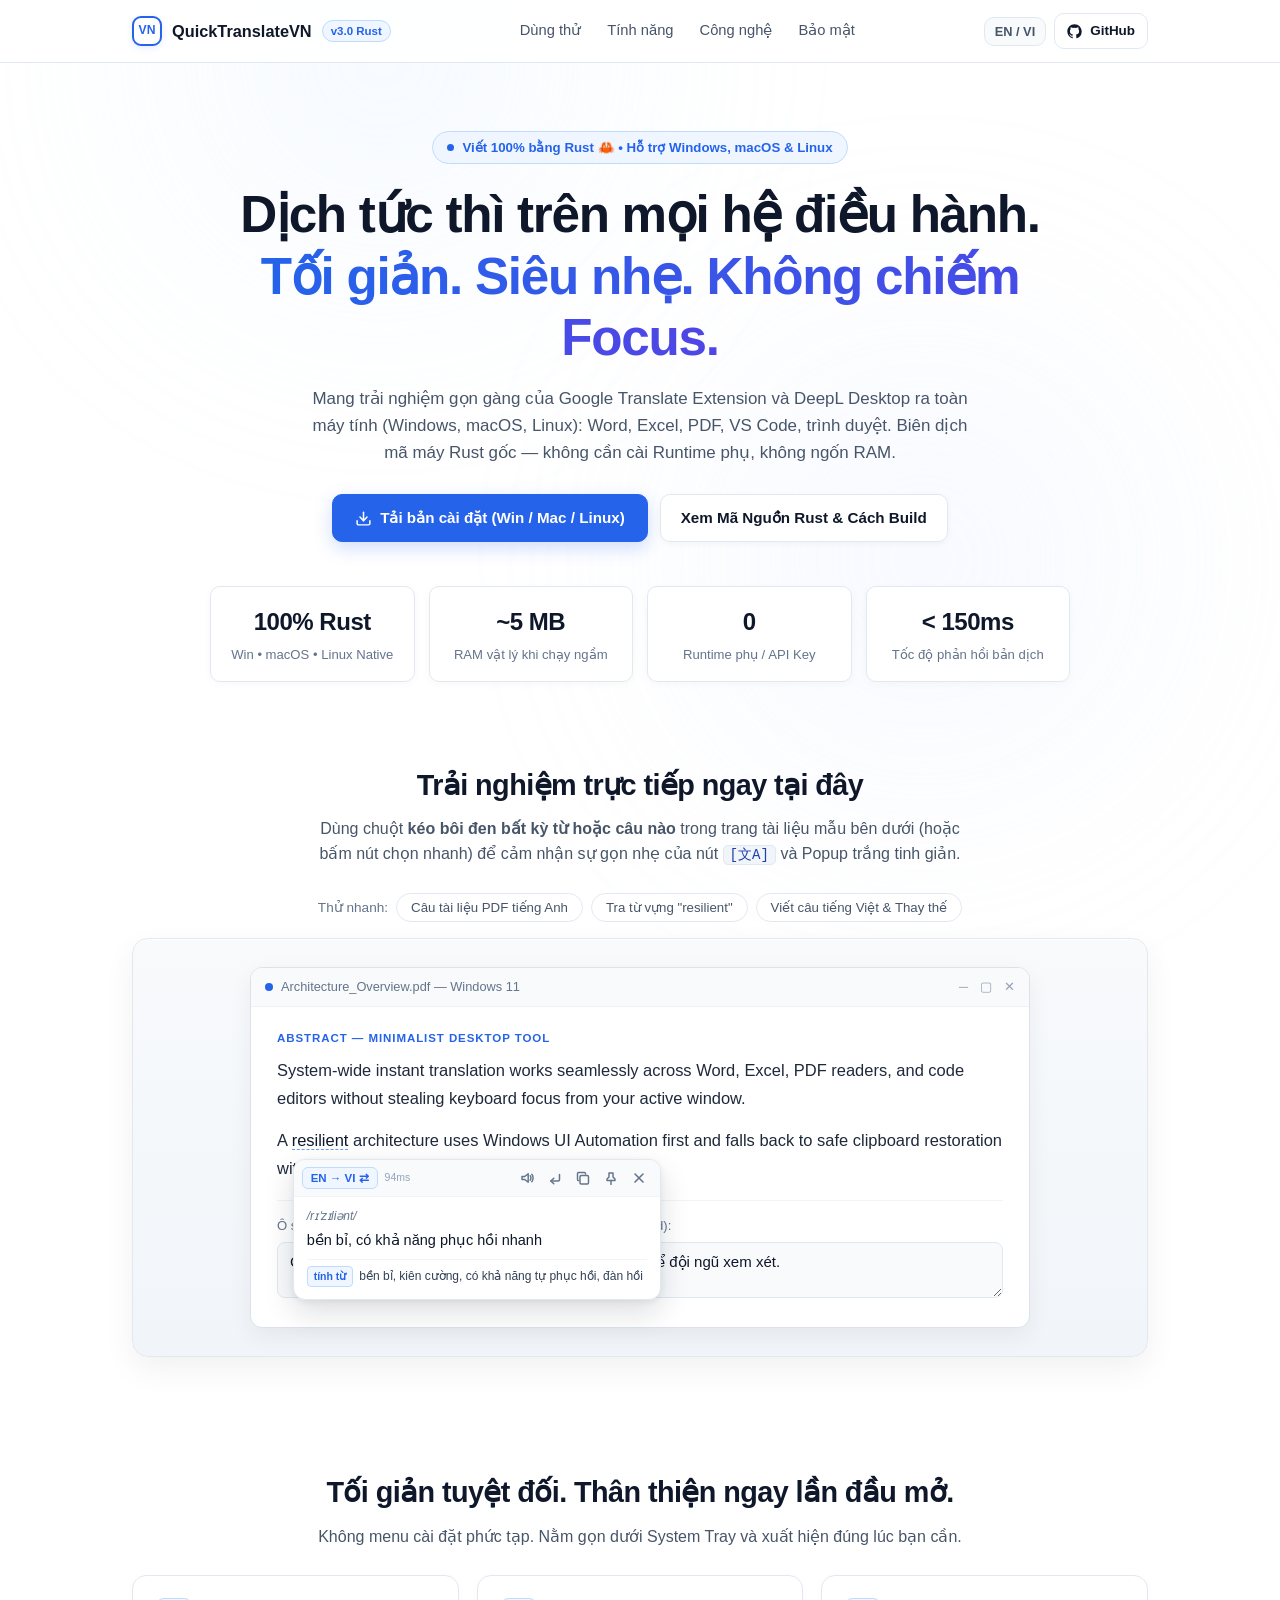
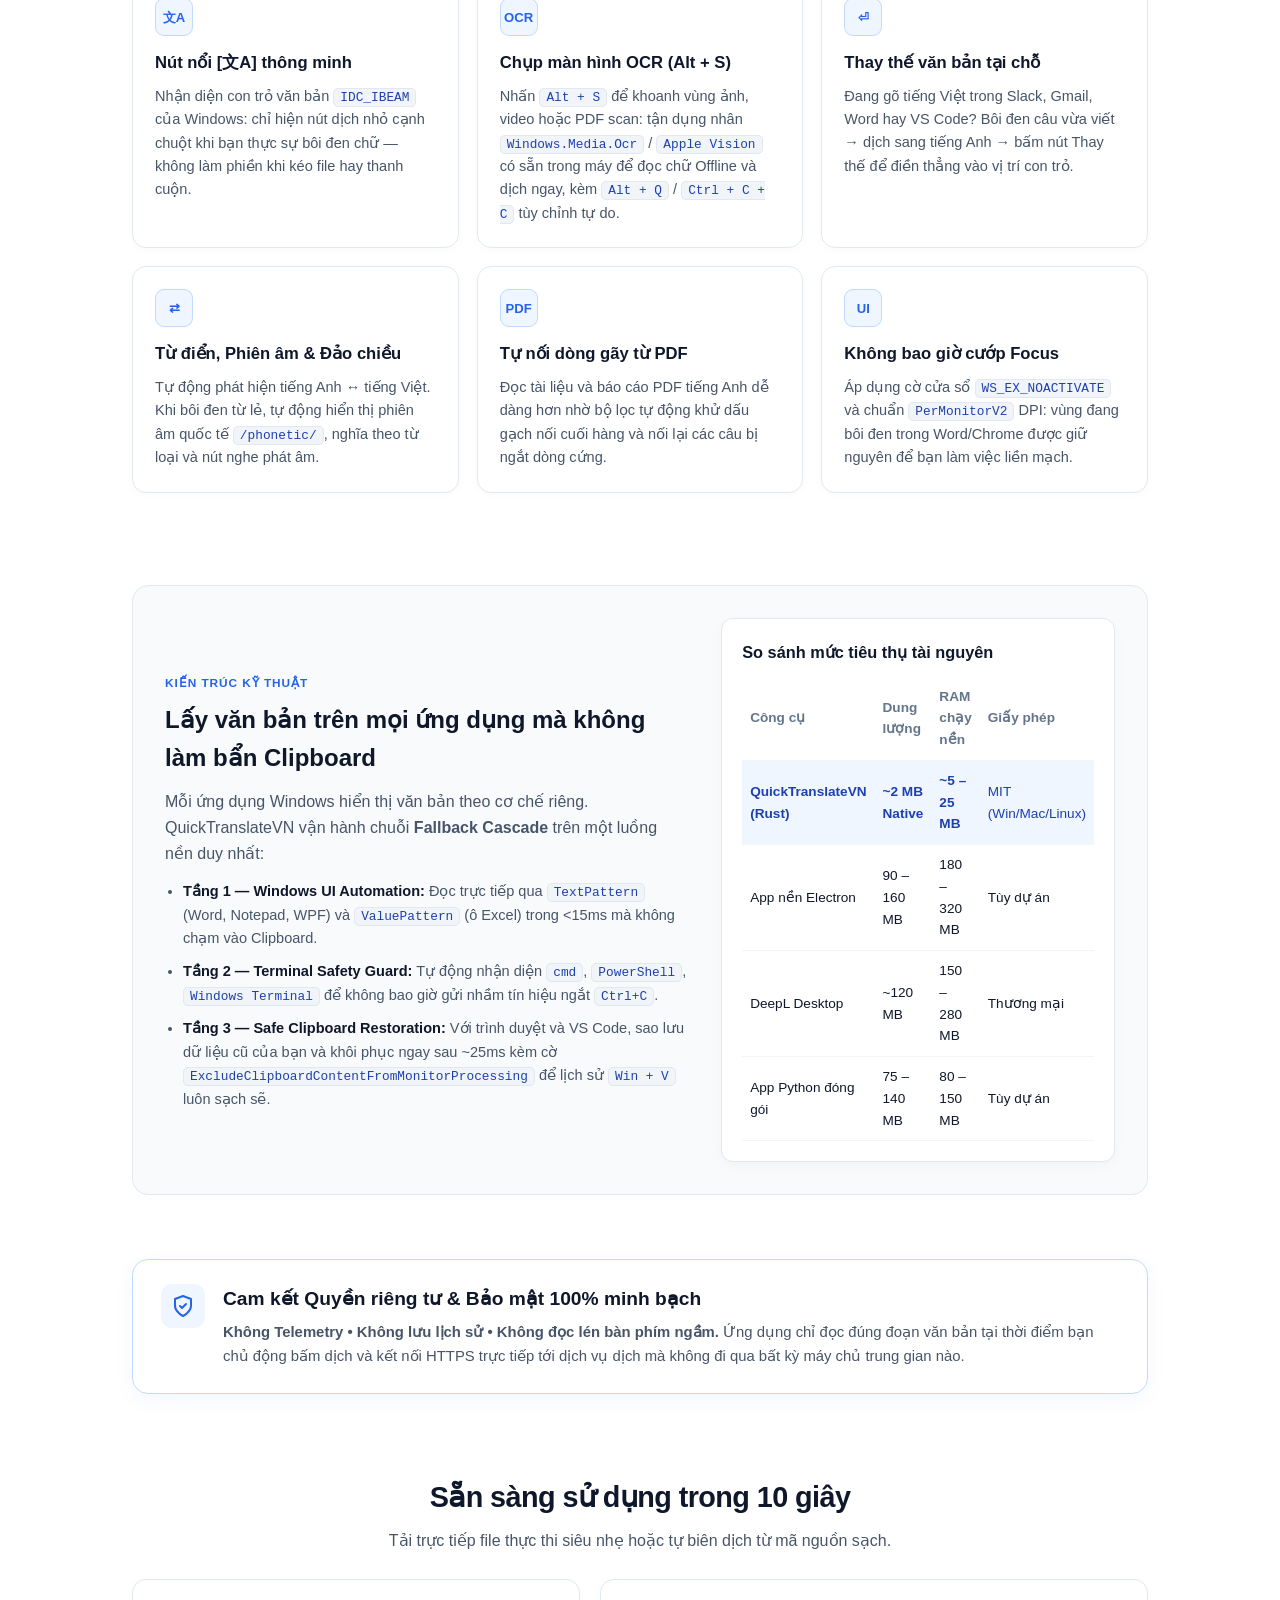
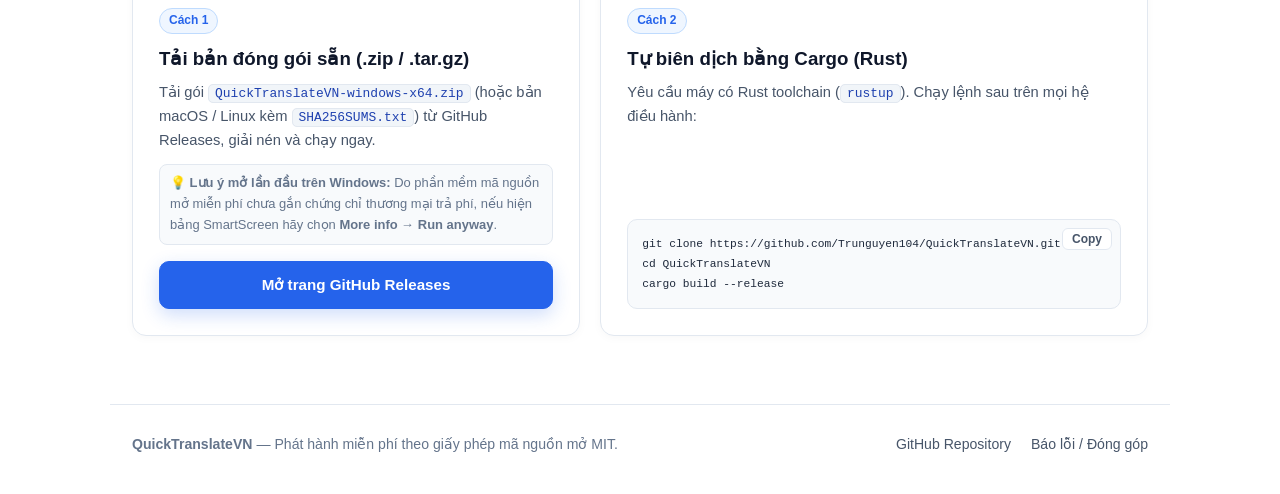
<file: docs/index.html>
<!DOCTYPE html>
<html lang="vi">
<head>
  <meta charset="UTF-8" />
  <meta name="viewport" content="width=device-width, initial-scale=1.0" />
  <title>QuickTranslateVN — Dịch Nhanh Toàn Hệ Thống Siêu Nhẹ (Rust • Windows, macOS, Linux)</title>
  <meta name="description" content="Công cụ dịch văn bản đang chọn tức thì viết bằng Rust cho Windows, macOS và Linux. Siêu nhẹ, ~5 MB RAM, không chiếm focus, mã nguồn mở MIT." />
  <meta property="og:title" content="QuickTranslateVN — Cross-Platform Rust Instant Translator" />
  <meta property="og:description" content="Bôi đen văn bản ở bất kỳ ứng dụng nào trên Windows, macOS và Linux để dịch tức thì như Google Translate Extension & DeepL." />
  <meta property="og:type" content="website" />
  <link rel="icon" type="image/svg+xml" href="data:image/svg+xml,%3Csvg xmlns='http://www.w3.org/2000/svg' viewBox='0 0 64 64'%3E%3Crect x='4' y='4' width='56' height='56' rx='16' fill='%23FFFFFF' stroke='%232563EB' stroke-width='4'/%3E%3Ctext x='50%25' y='54%25' dominant-baseline='middle' text-anchor='middle' fill='%232563EB' font-family='Segoe UI, sans-serif' font-weight='700' font-size='25'%3EVN%3C/text%3E%3C/svg%3E" />
  <link rel="stylesheet" href="./styles.css" />
</head>
<body>
  <!-- Soft Pastel Daylight Glow -->
  <div class="bg-glow bg-glow-1" aria-hidden="true"></div>
  <div class="bg-glow bg-glow-2" aria-hidden="true"></div>

  <!-- Navbar -->
  <header class="navbar">
    <div class="container nav-inner">
      <a href="#" class="brand">
        <span class="brand-logo">VN</span>
        <span class="brand-name">QuickTranslateVN</span>
        <span class="version-pill">v3.0 Rust</span>
      </a>

      <nav class="nav-links">
        <a href="#demo" data-i18n="nav_demo">Dùng thử</a>
        <a href="#features" data-i18n="nav_features">Tính năng</a>
        <a href="#how-it-works" data-i18n="nav_architecture">Công nghệ</a>
        <a href="#privacy" data-i18n="nav_privacy">Bảo mật</a>
      </nav>

      <div class="nav-actions">
        <button id="langToggle" class="btn-ghost" type="button" title="Switch Language">
          EN / VI
        </button>
        <a id="navGithubLink" href="https://github.com" target="_blank" rel="noopener" class="btn-outline">
          <svg width="15" height="15" viewBox="0 0 24 24" fill="currentColor" aria-hidden="true"><path d="M12 .5C5.65.5.5 5.65.5 12c0 5.09 3.29 9.4 7.86 10.92.58.11.79-.25.79-.56 0-.28-.01-1.02-.02-2-3.2.7-3.88-1.54-3.88-1.54-.52-1.33-1.28-1.69-1.28-1.69-1.05-.71.08-.7.08-.7 1.16.08 1.77 1.19 1.77 1.19 1.03 1.76 2.7 1.25 3.36.96.1-.75.4-1.25.73-1.54-2.55-.29-5.24-1.28-5.24-5.68 0-1.26.45-2.28 1.19-3.09-.12-.29-.52-1.46.11-3.05 0 0 .97-.31 3.18 1.18a11.05 11.05 0 0 1 5.79 0c2.2-1.49 3.17-1.18 3.17-1.18.63 1.59.23 2.76.11 3.05.74.81 1.19 1.83 1.19 3.09 0 4.41-2.69 5.38-5.26 5.67.41.36.78 1.06.78 2.14 0 1.55-.01 2.79-.01 3.17 0 .31.21.67.8.56A11.51 11.51 0 0 0 23.5 12C23.5 5.65 18.35.5 12 .5Z"/></svg>
          <span>GitHub</span>
        </a>
      </div>
    </div>
  </header>

  <main>
    <!-- Hero Section -->
    <section class="hero container">
      <div class="hero-badge">
        <span class="dot"></span>
        <span data-i18n="hero_tag">Viết 100% bằng Rust 🦀 • Hỗ trợ Windows, macOS &amp; Linux</span>
      </div>

      <h1 class="hero-title" data-i18n="hero_title">
        Dịch tức thì trên mọi hệ điều hành.<br />
        <span class="gradient-text">Tối giản. Siêu nhẹ. Không chiếm Focus.</span>
      </h1>

      <p class="hero-subtitle" data-i18n="hero_desc">
        Mang trải nghiệm gọn gàng của Google Translate Extension và DeepL Desktop ra toàn máy tính (Windows, macOS, Linux): Word, Excel, PDF, VS Code, trình duyệt. Biên dịch mã máy Rust gốc — không cần cài Runtime phụ, không ngốn RAM.
      </p>

      <div class="hero-cta">
        <a id="downloadBtn" href="#install" class="btn-primary">
          <svg width="17" height="17" viewBox="0 0 24 24" fill="none" stroke="currentColor" stroke-width="2.1" stroke-linecap="round" stroke-linejoin="round"><path d="M21 15v4a2 2 0 0 1-2 2H5a2 2 0 0 1-2-2v-4"/><polyline points="7 10 12 15 17 10"/><line x1="12" y1="15" x2="12" y2="3"/></svg>
          <span data-i18n="cta_download">Tải bản cài đặt (Win / Mac / Linux)</span>
        </a>
        <a id="heroGithubBtn" href="#install" class="btn-secondary">
          <span data-i18n="cta_source">Xem Mã Nguồn Rust &amp; Cách Build</span>
        </a>
      </div>

      <!-- Metrics Strip -->
      <div class="stats-grid">
        <div class="stat-card">
          <div class="stat-value">100% Rust</div>
          <div class="stat-label" data-i18n="stat_size">Win • macOS • Linux Native</div>
        </div>
        <div class="stat-card">
          <div class="stat-value">~5 MB</div>
          <div class="stat-label" data-i18n="stat_ram">RAM vật lý khi chạy ngầm</div>
        </div>
        <div class="stat-card">
          <div class="stat-value">0</div>
          <div class="stat-label" data-i18n="stat_deps">Runtime phụ / API Key</div>
        </div>
        <div class="stat-card">
          <div class="stat-value">&lt; 150ms</div>
          <div class="stat-label" data-i18n="stat_speed">Tốc độ phản hồi bản dịch</div>
        </div>
      </div>
    </section>

    <!-- Interactive Live Demo Section -->
    <section id="demo" class="demo-section container">
      <div class="section-header">
        <h2 data-i18n="demo_heading">Trải nghiệm trực tiếp ngay tại đây</h2>
        <p data-i18n="demo_sub">
          Dùng chuột <strong>kéo bôi đen bất kỳ từ hoặc câu nào</strong> trong trang tài liệu mẫu bên dưới (hoặc bấm nút chọn nhanh) để cảm nhận sự gọn nhẹ của nút <code>[文A]</code> và Popup trắng tinh giản.
        </p>
      </div>

      <div class="demo-presets">
        <span class="preset-hint" data-i18n="demo_try">Thử nhanh:</span>
        <button type="button" class="chip-btn" data-sample="0" data-i18n="sample_btn_1">Câu tài liệu PDF tiếng Anh</button>
        <button type="button" class="chip-btn" data-sample="1" data-i18n="sample_btn_2">Tra từ vựng "resilient"</button>
        <button type="button" class="chip-btn" data-sample="2" data-i18n="sample_btn_3">Viết câu tiếng Việt &amp; Thay thế</button>
      </div>

      <!-- Simulated Clean White Windows Document -->
      <div class="desktop-stage" id="desktopStage">
        <div class="mock-window">
          <div class="mock-titlebar">
            <div class="mock-app-info">
              <span class="app-dot"></span>
              <span>Architecture_Overview.pdf — Windows 11</span>
            </div>
            <div class="win-controls">
              <span>─</span><span>▢</span><span>✕</span>
            </div>
          </div>

          <div class="mock-body" id="selectableArea">
            <p class="doc-tag">ABSTRACT — MINIMALIST DESKTOP TOOL</p>
            <p id="samplePara0" class="selectable-text">
              System-wide instant translation works seamlessly across Word, Excel, PDF readers, and code editors without stealing keyboard focus from your active window.
            </p>
            <p id="samplePara1" class="selectable-text">
              A <span id="wordResilient" class="highlight-word">resilient</span> architecture uses Windows UI Automation first and falls back to safe clipboard restoration without polluting your Win+V history.
            </p>
            <div class="editor-box">
              <label data-i18n="editor_label">Ô soạn thảo thử tính năng Thay thế trực tiếp (Email / Slack / Word):</label>
              <textarea id="sampleInput2" rows="2">Chào bạn, tôi xin gửi báo cáo tiến độ dự án tuần này để đội ngũ xem xét.</textarea>
            </div>
          </div>
        </div>

        <!-- Exact White Replica of [文A] Floating Badge -->
        <button id="simBadge" type="button" class="sim-badge hidden" title="Dịch nhanh (Alt+Q)">
          文A
        </button>

        <!-- Exact White Replica of QuickTranslateVN Popup (Matching Vector Icons & Thin Scrollbar) -->
        <div id="simPopup" class="sim-popup hidden" role="dialog" aria-label="Translation Popup">
          <div class="sim-popup-header">
            <div class="sim-header-left">
              <button id="simSwapBtn" type="button" class="sim-lang-pill" title="Đảo chiều ngôn ngữ (VI ↔ EN)">
                EN → VI &nbsp;⇄
              </button>
              <span id="simLatency" class="sim-latency">118ms</span>
            </div>
            <div class="sim-header-actions">
              <!-- Speak SVG -->
              <button id="simSpeakBtn" type="button" class="sim-icon-btn" title="Nghe phát âm">
                <svg width="14" height="14" viewBox="0 0 14 14" fill="none" stroke="currentColor" stroke-width="1.45" stroke-linecap="round" stroke-linejoin="round"><path d="M2 5.5H4.8L8.2 2.8V11.2L4.8 8.5H2Z"/><path d="M10.2 4.8C11.2 5.8 11.2 8.2 10.2 9.2"/><path d="M11.8 3.2C13.5 5 13.5 9 11.8 10.8"/></svg>
              </button>
              <!-- Replace SVG -->
              <button id="simReplaceBtn" type="button" class="sim-icon-btn" title="Thay thế trực tiếp vào ô đang soạn">
                <svg width="14" height="14" viewBox="0 0 14 14" fill="none" stroke="currentColor" stroke-width="1.5" stroke-linecap="round" stroke-linejoin="round"><path d="M11.5 3.5V8.5C11.5 9.3 10.8 10 10 10H3"/><path d="M5.8 7.2L2.8 10L5.8 12.8"/></svg>
              </button>
              <!-- Copy SVG -->
              <button id="simCopyBtn" type="button" class="sim-icon-btn" title="Sao chép bản dịch">
                <svg id="svgCopyNormal" width="14" height="14" viewBox="0 0 14 14" fill="none" stroke="currentColor" stroke-width="1.45" stroke-linecap="round" stroke-linejoin="round"><rect x="4" y="4.5" width="8.5" height="8.5" rx="1.2"/><path d="M2.5 9.5H2C1.5 9.5 1.5 9 1.5 8.5V2.5C1.5 2 2 1.5 2.5 1.5H8.5C9 1.5 9.5 2 9.5 2.5V3"/></svg>
                <svg id="svgCopyDone" class="hidden" width="14" height="14" viewBox="0 0 14 14" fill="none" stroke="#16A34A" stroke-width="1.8" stroke-linecap="round" stroke-linejoin="round"><path d="M2.5 7.5L5.8 10.8L12 3.5"/></svg>
              </button>
              <!-- Pin SVG -->
              <button id="simPinBtn" type="button" class="sim-icon-btn" title="Ghim cửa sổ">
                <svg width="14" height="14" viewBox="0 0 14 14" fill="none" stroke="currentColor" stroke-width="1.45" stroke-linecap="round" stroke-linejoin="round"><path d="M5 2H9V6L11 8V9.5H3V8L5 6Z"/><path d="M7 9.5V13.5"/></svg>
              </button>
              <!-- Close SVG -->
              <button id="simCloseBtn" type="button" class="sim-icon-btn" title="Đóng (ESC)">
                <svg width="14" height="14" viewBox="0 0 14 14" fill="none" stroke="currentColor" stroke-width="1.6" stroke-linecap="round"><path d="M3 3L11 11M11 3L3 11"/></svg>
              </button>
            </div>
          </div>
          <div class="sim-popup-body">
            <div id="simPhonetic" class="sim-phonetic hidden"></div>
            <div id="simTranslated" class="sim-translated-text"></div>
            <div id="simDictDivider" class="sim-dict-divider hidden"></div>
            <div id="simDict" class="sim-dict hidden"></div>
          </div>
        </div>
      </div>
    </section>

    <!-- Features Section -->
    <section id="features" class="features-section container">
      <div class="section-header">
        <h2 data-i18n="feat_heading">Tối giản tuyệt đối. Thân thiện ngay lần đầu mở.</h2>
        <p data-i18n="feat_sub">Không menu cài đặt phức tạp. Nằm gọn dưới System Tray và xuất hiện đúng lúc bạn cần.</p>
      </div>

      <div class="cards-grid">
        <article class="feature-card">
          <div class="card-icon">文A</div>
          <h3 data-i18n="f1_title">Nút nổi [文A] thông minh</h3>
          <p data-i18n="f1_desc">
            Nhận diện con trỏ văn bản <code>IDC_IBEAM</code> của Windows: chỉ hiện nút dịch nhỏ cạnh chuột khi bạn thực sự bôi đen chữ — không làm phiền khi kéo file hay thanh cuộn.
          </p>
        </article>

        <article class="feature-card">
          <div class="card-icon">OCR</div>
          <h3 data-i18n="f2_title">Chụp màn hình OCR (Alt + S)</h3>
          <p data-i18n="f2_desc">
            Nhấn <code>Alt + S</code> để khoanh vùng ảnh, video hoặc PDF scan: tận dụng nhân <code>Windows.Media.Ocr</code> / <code>Apple Vision</code> có sẵn trong máy để đọc chữ Offline và dịch ngay, kèm <code>Alt + Q</code> / <code>Ctrl + C + C</code> tùy chỉnh tự do.
          </p>
        </article>

        <article class="feature-card">
          <div class="card-icon">⏎</div>
          <h3 data-i18n="f3_title">Thay thế văn bản tại chỗ</h3>
          <p data-i18n="f3_desc">
            Đang gõ tiếng Việt trong Slack, Gmail, Word hay VS Code? Bôi đen câu vừa viết → dịch sang tiếng Anh → bấm nút Thay thế để điền thẳng vào vị trí con trỏ.
          </p>
        </article>

        <article class="feature-card">
          <div class="card-icon">⇄</div>
          <h3 data-i18n="f4_title">Từ điển, Phiên âm &amp; Đảo chiều</h3>
          <p data-i18n="f4_desc">
            Tự động phát hiện tiếng Anh ↔ tiếng Việt. Khi bôi đen từ lẻ, tự động hiển thị phiên âm quốc tế <code>/phonetic/</code>, nghĩa theo từ loại và nút nghe phát âm.
          </p>
        </article>

        <article class="feature-card">
          <div class="card-icon">PDF</div>
          <h3 data-i18n="f5_title">Tự nối dòng gãy từ PDF</h3>
          <p data-i18n="f5_desc">
            Đọc tài liệu và báo cáo PDF tiếng Anh dễ dàng hơn nhờ bộ lọc tự động khử dấu gạch nối cuối hàng và nối lại các câu bị ngắt dòng cứng.
          </p>
        </article>

        <article class="feature-card">
          <div class="card-icon">UI</div>
          <h3 data-i18n="f6_title">Không bao giờ cướp Focus</h3>
          <p data-i18n="f6_desc">
            Áp dụng cờ cửa sổ <code>WS_EX_NOACTIVATE</code> và chuẩn <code>PerMonitorV2</code> DPI: vùng đang bôi đen trong Word/Chrome được giữ nguyên để bạn làm việc liền mạch.
          </p>
        </article>
      </div>
    </section>

    <!-- Architecture / How It Works -->
    <section id="how-it-works" class="arch-section container">
      <div class="arch-box">
        <div class="arch-text">
          <span class="eyebrow" data-i18n="arch_eyebrow">KIẾN TRÚC KỸ THUẬT</span>
          <h2 data-i18n="arch_title">Lấy văn bản trên mọi ứng dụng mà không làm bẩn Clipboard</h2>
          <p data-i18n="arch_desc">
            Mỗi ứng dụng Windows hiển thị văn bản theo cơ chế riêng. QuickTranslateVN vận hành chuỗi <strong>Fallback Cascade</strong> trên một luồng nền duy nhất:
          </p>
          <ul class="arch-list">
            <li data-i18n="arch_step1"><strong>Tầng 1 — Windows UI Automation:</strong> Đọc trực tiếp qua <code>TextPattern</code> (Word, Notepad, WPF) và <code>ValuePattern</code> (ô Excel) trong &lt;15ms mà không chạm vào Clipboard.</li>
            <li data-i18n="arch_step2"><strong>Tầng 2 — Terminal Safety Guard:</strong> Tự động nhận diện <code>cmd</code>, <code>PowerShell</code>, <code>Windows Terminal</code> để không bao giờ gửi nhầm tín hiệu ngắt <code>Ctrl+C</code>.</li>
            <li data-i18n="arch_step3"><strong>Tầng 3 — Safe Clipboard Restoration:</strong> Với trình duyệt và VS Code, sao lưu dữ liệu cũ của bạn và khôi phục ngay sau ~25ms kèm cờ <code>ExcludeClipboardContentFromMonitorProcessing</code> để lịch sử <code>Win + V</code> luôn sạch sẽ.</li>
          </ul>
        </div>

        <div class="arch-compare">
          <h3 data-i18n="cmp_title">So sánh mức tiêu thụ tài nguyên</h3>
          <div class="compare-table-wrap">
            <table class="compare-table">
              <thead>
                <tr>
                  <th data-i18n="cmp_col_tool">Công cụ</th>
                  <th data-i18n="cmp_col_size">Dung lượng</th>
                  <th data-i18n="cmp_col_ram">RAM chạy nền</th>
                  <th data-i18n="cmp_col_oss">Giấy phép</th>
                </tr>
              </thead>
              <tbody>
                <tr class="highlight-row">
                  <td><strong>QuickTranslateVN (Rust)</strong></td>
                  <td><strong>~2 MB Native</strong></td>
                  <td><strong>~5 – 25 MB</strong></td>
                  <td>MIT (Win/Mac/Linux)</td>
                </tr>
                <tr>
                  <td>App nền Electron</td>
                  <td>90 – 160 MB</td>
                  <td>180 – 320 MB</td>
                  <td>Tùy dự án</td>
                </tr>
                <tr>
                  <td>DeepL Desktop</td>
                  <td>~120 MB</td>
                  <td>150 – 280 MB</td>
                  <td>Thương mại</td>
                </tr>
                <tr>
                  <td>App Python đóng gói</td>
                  <td>75 – 140 MB</td>
                  <td>80 – 150 MB</td>
                  <td>Tùy dự án</td>
                </tr>
              </tbody>
            </table>
          </div>
        </div>
      </div>
    </section>

    <!-- Privacy Section -->
    <section id="privacy" class="privacy-section container">
      <div class="privacy-banner">
        <div class="privacy-badge-icon">
          <svg width="24" height="24" viewBox="0 0 24 24" fill="none" stroke="#2563EB" stroke-width="2" stroke-linecap="round" stroke-linejoin="round"><path d="M12 22s8-4 8-10V5l-8-3-8 3v7c0 6 8 10 8 10z"/><path d="m9 12 2 2 4-4"/></svg>
        </div>
        <div>
          <h2 data-i18n="priv_title">Cam kết Quyền riêng tư &amp; Bảo mật 100% minh bạch</h2>
          <p data-i18n="priv_desc">
            <strong>Không Telemetry • Không lưu lịch sử • Không đọc lén bàn phím ngầm.</strong> Ứng dụng chỉ đọc đúng đoạn văn bản tại thời điểm bạn chủ động bấm dịch và kết nối HTTPS trực tiếp tới dịch vụ dịch mà không đi qua bất kỳ máy chủ trung gian nào.
          </p>
        </div>
      </div>
    </section>

    <!-- Download & Build Section -->
    <section id="install" class="install-section container">
      <div class="section-header">
        <h2 data-i18n="inst_title">Sẵn sàng sử dụng trong 10 giây</h2>
        <p data-i18n="inst_sub">Tải trực tiếp file thực thi siêu nhẹ hoặc tự biên dịch từ mã nguồn sạch.</p>
      </div>

      <div class="install-grid">
        <div class="install-card">
          <div>
            <div class="step-num">Cách 1</div>
            <h3 data-i18n="inst_c1_title">Tải bản đóng gói sẵn (.zip / .tar.gz)</h3>
            <p data-i18n="inst_c1_desc">
              Tải gói <code>QuickTranslateVN-windows-x64.zip</code> (hoặc bản macOS / Linux kèm <code>SHA256SUMS.txt</code>) từ GitHub Releases, giải nén và chạy ngay.
            </p>
            <p style="font-size:0.81rem; color:#64748b; background:#f8fafc; border:1px solid #e2e8f0; border-radius:8px; padding:8px 10px; margin:0;" data-i18n="inst_smartscreen_note">
              💡 <strong>Lưu ý mở lần đầu trên Windows:</strong> Do phần mềm mã nguồn mở miễn phí chưa gắn chứng chỉ thương mại trả phí, nếu hiện bảng SmartScreen hãy chọn <strong>More info</strong> → <strong>Run anyway</strong>.
            </p>
          </div>
          <a id="releaseCardBtn" href="https://github.com" target="_blank" rel="noopener" class="btn-primary btn-full">
            <span data-i18n="inst_c1_btn">Mở trang GitHub Releases</span>
          </a>
        </div>

        <div class="install-card">
          <div>
            <div class="step-num">Cách 2</div>
            <h3 data-i18n="inst_c2_title">Tự biên dịch bằng Cargo (Rust)</h3>
            <p data-i18n="inst_c2_desc">Yêu cầu máy có Rust toolchain (<code>rustup</code>). Chạy lệnh sau trên mọi hệ điều hành:</p>
          </div>
          <div class="code-block">
            <button id="copyCmdBtn" type="button" class="copy-code-btn">Copy</button>
            <pre><code id="buildCmdText">git clone https://github.com/YOUR_USERNAME/QuickTranslateVN.git
cd QuickTranslateVN
cargo build --release</code></pre>
          </div>
        </div>
      </div>
    </section>
  </main>

  <footer class="footer container">
    <div class="footer-inner">
      <div>
        <strong>QuickTranslateVN</strong> — <span data-i18n="footer_note">Phát hành miễn phí theo giấy phép mã nguồn mở MIT.</span>
      </div>
      <div class="footer-links">
        <a id="footerRepoLink" href="https://github.com" target="_blank" rel="noopener">GitHub Repository</a>
        <a id="footerIssuesLink" href="https://github.com" target="_blank" rel="noopener">Báo lỗi / Đóng góp</a>
      </div>
    </div>
  </footer>

  <script src="./app.js"></script>
</body>
</html>
</file>
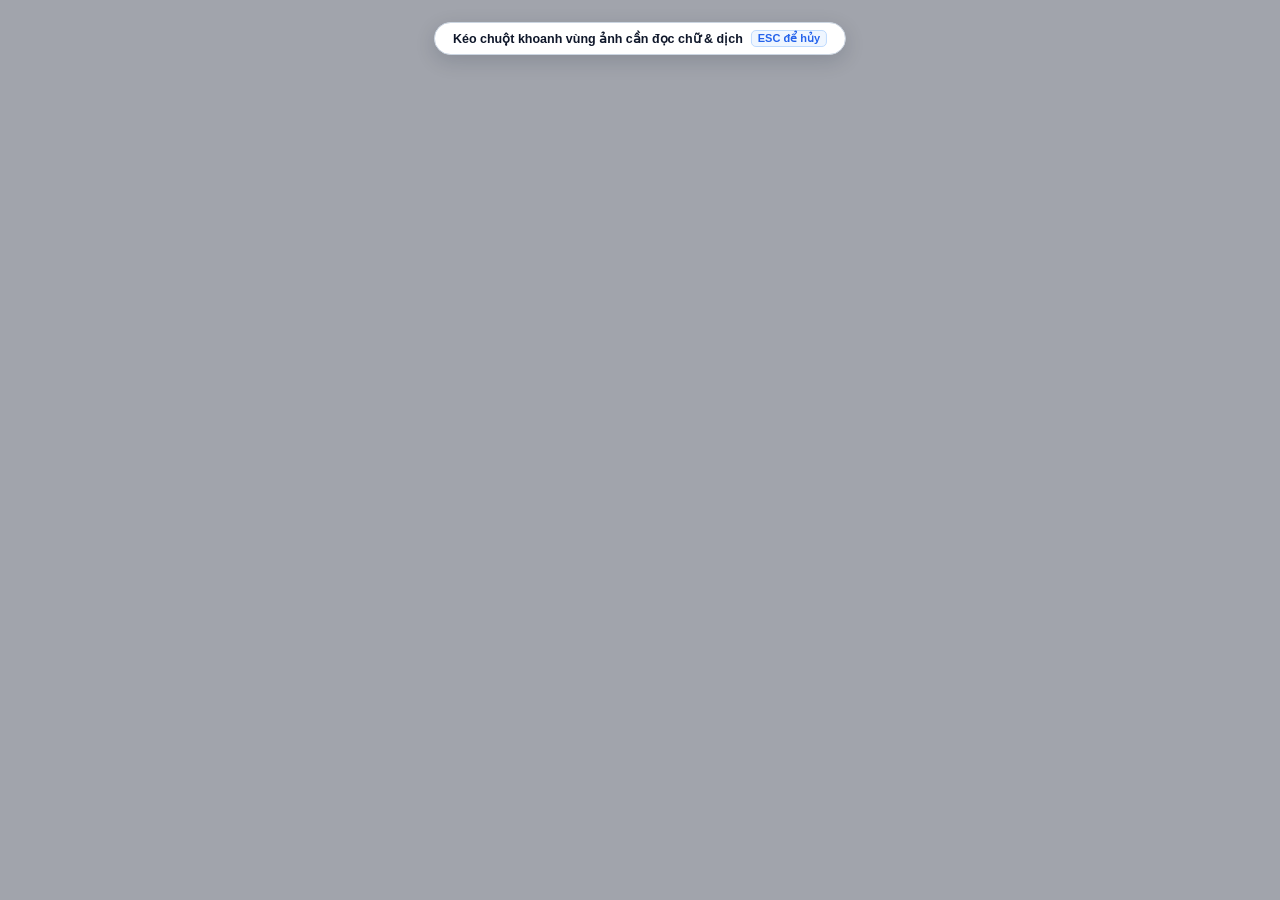
<file: src/ui_ocr_overlay.html>
<!DOCTYPE html>
<html lang="vi">
<head>
<meta charset="UTF-8" />
<style>
  * { box-sizing: border-box; user-select: none; -webkit-user-select: none; }
  html, body {
    margin: 0;
    padding: 0;
    width: 100%;
    height: 100%;
    background: rgba(15, 23, 42, 0.22);
    overflow: hidden;
    cursor: crosshair;
    font-family: "Segoe UI", -apple-system, BlinkMacSystemFont, Roboto, sans-serif;
  }
  .banner {
    position: fixed;
    top: 22px;
    left: 50%;
    transform: translateX(-50%);
    background: #ffffff;
    color: #0f172a;
    border: 1px solid #cbd5e1;
    border-radius: 999px;
    padding: 7px 18px;
    font-size: 12.5px;
    font-weight: 600;
    box-shadow: 0 6px 20px rgba(15, 23, 42, 0.16);
    pointer-events: none;
    display: flex;
    align-items: center;
    gap: 8px;
  }
  .banner span.key {
    background: #eff6ff;
    color: #2563eb;
    border: 1px solid #bfdbfe;
    border-radius: 5px;
    padding: 1px 6px;
    font-size: 11px;
  }
  .sel-box {
    position: fixed;
    border: 2px solid #2563eb;
    background: rgba(37, 99, 235, 0.12);
    border-radius: 3px;
    pointer-events: none;
    display: none;
  }
</style>
</head>
<body>
  <div class="banner" id="banner">
    <span>Kéo chuột khoanh vùng ảnh cần đọc chữ &amp; dịch</span>
    <span class="key">ESC để hủy</span>
  </div>
  <div class="sel-box" id="box"></div>

  <script>
    const send = (obj) => window.ipc && window.ipc.postMessage(JSON.stringify(obj));
    const box = document.getElementById("box");
    const banner = document.getElementById("banner");

    let dragging = false;
    let startX = 0;
    let startY = 0;

    window.__resetOverlay = function () {
      dragging = false;
      box.style.display = "none";
      banner.style.display = "flex";
    };

    window.addEventListener("mousedown", (e) => {
      if (e.button === 2) {
        e.preventDefault();
        send({ cmd: "ocr_cancel" });
        return;
      }
      if (e.button !== 0) return;
      dragging = true;
      startX = e.clientX;
      startY = e.clientY;
      box.style.left = `${startX}px`;
      box.style.top = `${startY}px`;
      box.style.width = "0px";
      box.style.height = "0px";
      box.style.display = "block";
      send({ cmd: "ocr_drag_start" });
    });

    window.addEventListener("mousemove", (e) => {
      if (!dragging) return;
      const x = Math.min(startX, e.clientX);
      const y = Math.min(startY, e.clientY);
      const w = Math.abs(e.clientX - startX);
      const h = Math.abs(e.clientY - startY);
      box.style.left = `${x}px`;
      box.style.top = `${y}px`;
      box.style.width = `${w}px`;
      box.style.height = `${h}px`;
    });

    window.addEventListener("mouseup", (e) => {
      if (!dragging || e.button !== 0) return;
      dragging = false;
      box.style.display = "none";
      send({ cmd: "ocr_drag_end" });
    });

    window.addEventListener("contextmenu", (e) => e.preventDefault());

    window.addEventListener("keydown", (e) => {
      if (e.key === "Escape") {
        send({ cmd: "ocr_cancel" });
      }
    });
  </script>
</body>
</html>
</file>
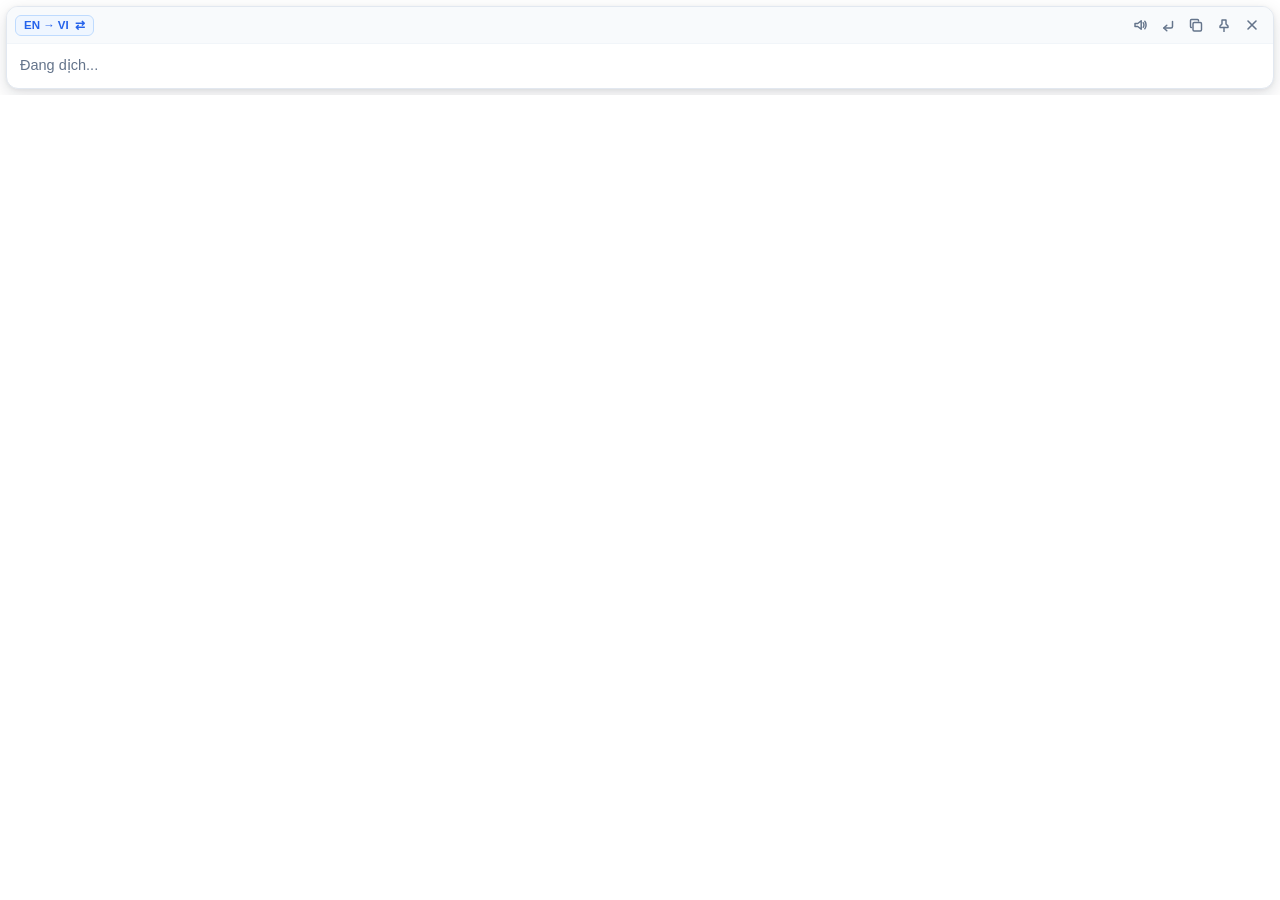
<file: src/ui_popup.html>
<!DOCTYPE html>
<html lang="vi">
<head>
<meta charset="UTF-8" />
<style>
  * {
    box-sizing: border-box;
    scrollbar-width: thin;
    scrollbar-color: #cbd5e1 transparent;
  }
  *::-webkit-scrollbar {
    width: 5px;
    height: 5px;
  }
  *::-webkit-scrollbar-track {
    background: transparent;
  }
  *::-webkit-scrollbar-thumb {
    background: #cbd5e1;
    border-radius: 999px;
  }
  *::-webkit-scrollbar-thumb:hover {
    background: #94a3b8;
  }

  html, body {
    margin: 0;
    padding: 0;
    background: transparent;
    overflow: hidden;
    font-family: "Segoe UI", -apple-system, BlinkMacSystemFont, Roboto, Inter, sans-serif;
    -webkit-font-smoothing: antialiased;
  }

  .wrap {
    padding: 6px;
  }

  .card {
    background: #ffffff;
    border: 1px solid #e2e8f0;
    border-radius: 12px;
    box-shadow: 0 6px 18px rgba(15, 23, 42, 0.13), 0 1px 4px rgba(15, 23, 42, 0.06);
    overflow: hidden;
  }

  .header {
    background: #f8fafc;
    border-bottom: 1px solid #f1f5f9;
    padding: 6px 8px;
    display: flex;
    align-items: center;
    justify-content: space-between;
    user-select: none;
    -webkit-user-select: none;
    cursor: move;
  }

  .header-left {
    display: flex;
    align-items: center;
    gap: 7px;
  }

  .lang-pill {
    background: #eff6ff;
    color: #2563eb;
    border: 1px solid #bfdbfe;
    border-radius: 6px;
    padding: 2.5px 8px;
    font-size: 11.5px;
    font-weight: 600;
    font-family: inherit;
    cursor: pointer;
    transition: background 0.12s, color 0.12s;
  }

  .lang-pill:hover {
    background: #dbeafe;
    color: #1d4ed8;
  }

  .speed {
    color: #94a3b8;
    font-size: 10.5px;
  }

  .actions {
    display: flex;
    align-items: center;
    gap: 2px;
  }

  .icon-btn {
    background: transparent;
    color: #64748b;
    border: none;
    border-radius: 6px;
    width: 26px;
    height: 24px;
    padding: 0;
    display: inline-flex;
    align-items: center;
    justify-content: center;
    cursor: pointer;
    transition: background 0.12s, color 0.12s;
  }

  .icon-btn:hover {
    background: #e2e8f0;
    color: #0f172a;
  }

  .icon-btn.pinned {
    background: #dbeafe;
    color: #2563eb;
  }

  .body {
    padding: 10px 13px 12px;
    max-height: 310px;
    overflow-y: auto;
  }

  .phonetic {
    color: #64748b;
    font-style: italic;
    font-size: 12px;
    margin-bottom: 3px;
  }

  .translated {
    color: #0f172a;
    font-size: 14.5px;
    line-height: 1.52;
    white-space: pre-wrap;
    word-break: break-word;
  }

  .translated.loading {
    color: #64748b;
  }

  .translated.error {
    color: #dc2626;
  }

  .translated::selection {
    background: #bfdbfe;
    color: #0f172a;
  }

  .divider {
    height: 1px;
    background: #f1f5f9;
    margin: 8px 0 6px;
  }

  .dict {
    display: flex;
    flex-direction: column;
    gap: 4px;
  }

  .dict-row {
    font-size: 12px;
    color: #334155;
    display: flex;
    flex-wrap: wrap;
    align-items: center;
    gap: 6px;
  }

  .pos {
    background: #eff6ff;
    color: #2563eb;
    border: 1px solid #bfdbfe;
    border-radius: 4px;
    padding: 1px 5px;
    font-size: 10.5px;
    font-weight: 600;
  }

  .hidden {
    display: none !important;
  }
</style>
</head>
<body>
  <div class="wrap" id="wrapRoot">
    <div class="card">
      <div class="header" id="dragHeader">
        <div class="header-left">
          <button type="button" class="lang-pill" id="btnSwap" title="Đảo chiều ngôn ngữ (VI ↔ EN)">EN → VI &nbsp;⇄</button>
          <span class="speed" id="txtSpeed"></span>
        </div>
        <div class="actions">
          <button type="button" class="icon-btn" id="btnSpeak" title="Nghe phát âm">
            <svg width="14" height="14" viewBox="0 0 14 14" fill="none" stroke="currentColor" stroke-width="1.45" stroke-linecap="round" stroke-linejoin="round"><path d="M2 5.5H4.8L8.2 2.8V11.2L4.8 8.5H2Z"/><path d="M10.2 4.8C11.2 5.8 11.2 8.2 10.2 9.2"/><path d="M11.8 3.2C13.5 5 13.5 9 11.8 10.8"/></svg>
          </button>
          <button type="button" class="icon-btn" id="btnReplace" title="Thay thế trực tiếp đoạn đang chọn bằng bản dịch">
            <svg width="14" height="14" viewBox="0 0 14 14" fill="none" stroke="currentColor" stroke-width="1.5" stroke-linecap="round" stroke-linejoin="round"><path d="M11.5 3.5V8.5C11.5 9.3 10.8 10 10 10H3"/><path d="M5.8 7.2L2.8 10L5.8 12.8"/></svg>
          </button>
          <button type="button" class="icon-btn" id="btnCopy" title="Sao chép bản dịch">
            <svg id="svgCopyNormal" width="14" height="14" viewBox="0 0 14 14" fill="none" stroke="currentColor" stroke-width="1.45" stroke-linecap="round" stroke-linejoin="round"><rect x="4" y="4.5" width="8.5" height="8.5" rx="1.2"/><path d="M2.5 9.5H2C1.5 9.5 1.5 9 1.5 8.5V2.5C1.5 2 2 1.5 2.5 1.5H8.5C9 1.5 9.5 2 9.5 2.5V3"/></svg>
            <svg id="svgCopyDone" class="hidden" width="14" height="14" viewBox="0 0 14 14" fill="none" stroke="#16A34A" stroke-width="1.8" stroke-linecap="round" stroke-linejoin="round"><path d="M2.5 7.5L5.8 10.8L12 3.5"/></svg>
          </button>
          <button type="button" class="icon-btn" id="btnPin" title="Ghim cửa sổ">
            <svg width="14" height="14" viewBox="0 0 14 14" fill="none" stroke="currentColor" stroke-width="1.45" stroke-linecap="round" stroke-linejoin="round"><path d="M5 2H9V6L11 8V9.5H3V8L5 6Z"/><path d="M7 9.5V13.5"/></svg>
          </button>
          <button type="button" class="icon-btn" id="btnClose" title="Đóng (ESC)">
            <svg width="14" height="14" viewBox="0 0 14 14" fill="none" stroke="currentColor" stroke-width="1.6" stroke-linecap="round"><path d="M3 3L11 11M11 3L3 11"/></svg>
          </button>
        </div>
      </div>

      <div class="body">
        <div id="txtPhonetic" class="phonetic hidden"></div>
        <div id="txtTranslated" class="translated loading">Đang dịch...</div>
        <div id="dictDivider" class="divider hidden"></div>
        <div id="panelDict" class="dict hidden"></div>
      </div>
    </div>
  </div>

  <script>
    const send = (obj) => window.ipc && window.ipc.postMessage(JSON.stringify(obj));

    const wrapRoot = document.getElementById("wrapRoot");
    const btnSwap = document.getElementById("btnSwap");
    const txtSpeed = document.getElementById("txtSpeed");
    const txtPhonetic = document.getElementById("txtPhonetic");
    const txtTranslated = document.getElementById("txtTranslated");
    const dictDivider = document.getElementById("dictDivider");
    const panelDict = document.getElementById("panelDict");
    const svgCopyNormal = document.getElementById("svgCopyNormal");
    const svgCopyDone = document.getElementById("svgCopyDone");
    const btnPin = document.getElementById("btnPin");

    let currentAudio = null;
    let isPinned = false;

    function notifyResize() {
      requestAnimationFrame(() => {
        const h = Math.min(390, Math.max(82, Math.ceil(wrapRoot.getBoundingClientRect().height)));
        send({ cmd: "resize", height: h });
      });
    }

    document.getElementById("dragHeader").addEventListener("mousedown", (e) => {
      if (e.target.closest("button")) return;
      e.preventDefault();
      send({ cmd: "drag_window" });
    });

    btnSwap.addEventListener("click", () => send({ cmd: "swap_lang" }));
    document.getElementById("btnSpeak").addEventListener("click", () => send({ cmd: "speak" }));
    document.getElementById("btnReplace").addEventListener("click", () => send({ cmd: "replace" }));

    document.getElementById("btnCopy").addEventListener("click", () => {
      send({ cmd: "copy" });
      svgCopyNormal.classList.add("hidden");
      svgCopyDone.classList.remove("hidden");
      setTimeout(() => {
        svgCopyDone.classList.add("hidden");
        svgCopyNormal.classList.remove("hidden");
      }, 1000);
    });

    btnPin.addEventListener("click", () => {
      isPinned = !isPinned;
      btnPin.classList.toggle("pinned", isPinned);
      send({ cmd: "pin", pinned: isPinned });
    });

    document.getElementById("btnClose").addEventListener("click", () => send({ cmd: "close" }));

    window.__renderLoading = function () {
      if (currentAudio) {
        currentAudio.pause();
        currentAudio = null;
      }
      txtSpeed.textContent = "";
      txtPhonetic.classList.add("hidden");
      dictDivider.classList.add("hidden");
      panelDict.classList.add("hidden");
      panelDict.innerHTML = "";
      svgCopyNormal.classList.remove("hidden");
      svgCopyDone.classList.add("hidden");
      txtTranslated.className = "translated loading";
      txtTranslated.textContent = "Đang dịch...";
      notifyResize();
    };

    window.__renderResult = function (data) {
      btnSwap.innerHTML = `${data.source_lang.toUpperCase()} → ${data.target_lang.toUpperCase()} &nbsp;⇄`;
      txtSpeed.textContent = data.from_cache ? "cache" : `${data.elapsed_ms}ms`;
      txtTranslated.className = "translated";
      txtTranslated.textContent = data.translated_text;

      if (data.phonetic) {
        txtPhonetic.textContent = `/${data.phonetic}/`;
        txtPhonetic.classList.remove("hidden");
      } else {
        txtPhonetic.classList.add("hidden");
      }

      if (Array.isArray(data.dict) && data.dict.length > 0) {
        panelDict.innerHTML = "";
        for (const item of data.dict) {
          const row = document.createElement("div");
          row.className = "dict-row";
          if (item.pos) {
            const badge = document.createElement("span");
            badge.className = "pos";
            badge.textContent = item.pos;
            row.appendChild(badge);
          }
          const terms = document.createElement("span");
          terms.textContent = item.meanings.join(", ");
          row.appendChild(terms);
          panelDict.appendChild(row);
        }
        dictDivider.classList.remove("hidden");
        panelDict.classList.remove("hidden");
      } else {
        dictDivider.classList.add("hidden");
        panelDict.classList.add("hidden");
      }
      notifyResize();
    };

    window.__renderError = function (msg) {
      txtTranslated.className = "translated error";
      txtTranslated.textContent = msg;
      notifyResize();
    };

    window.__playAudio = function (dataUri) {
      try {
        if (currentAudio) {
          currentAudio.pause();
        }
        currentAudio = new Audio(dataUri);
        currentAudio.play().catch(() => {});
      } catch {}
    };
  </script>
</body>
</html>
</file>
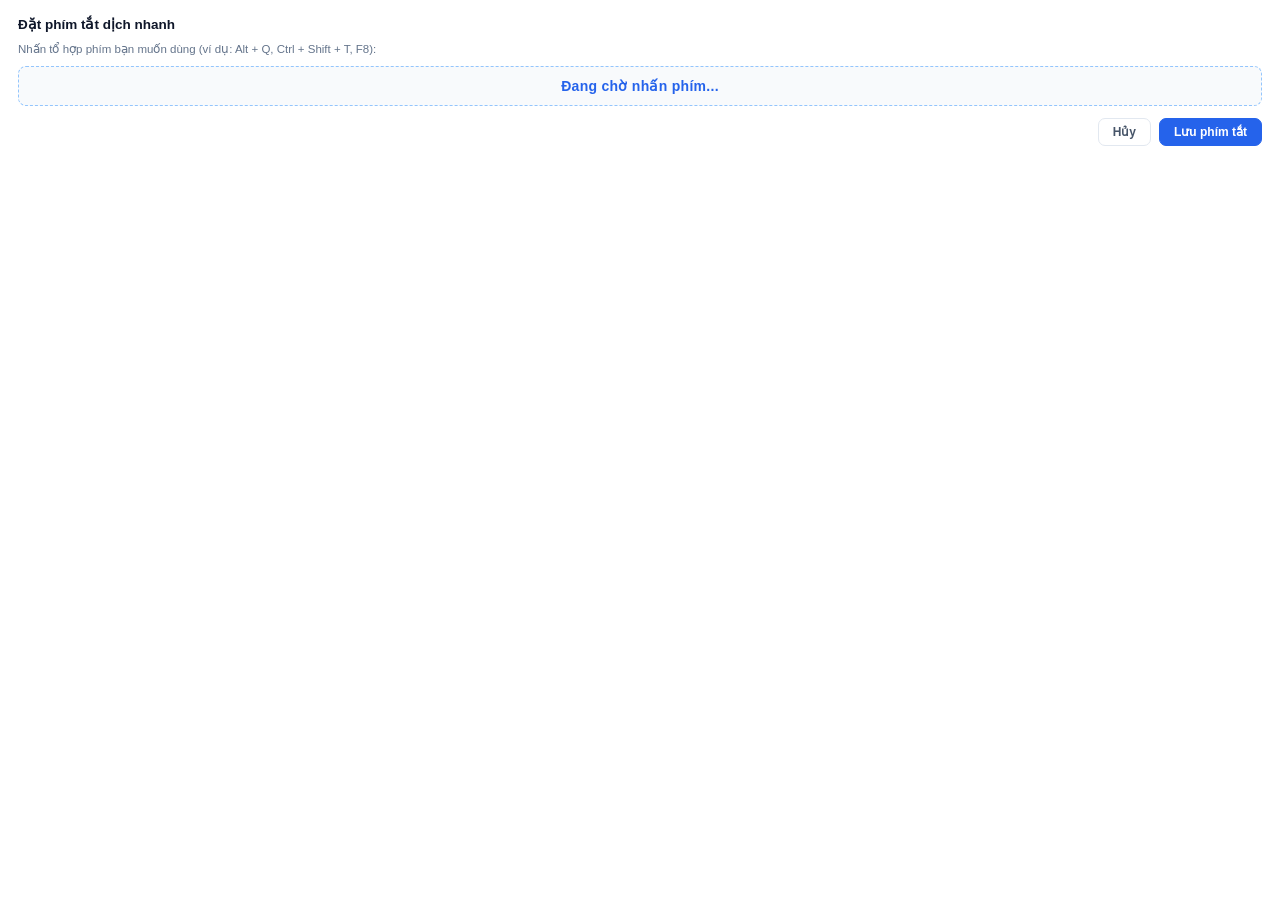
<file: src/ui_shortcut.html>
<!DOCTYPE html>
<html lang="vi">
<head>
<meta charset="UTF-8" />
<style>
  * { box-sizing: border-box; user-select: none; -webkit-user-select: none; }
  html, body {
    margin: 0;
    padding: 0;
    background: #ffffff;
    color: #0f172a;
    font-family: "Segoe UI", -apple-system, BlinkMacSystemFont, Roboto, sans-serif;
    overflow: hidden;
  }
  .box {
    padding: 16px 18px;
    display: flex;
    flex-direction: column;
    gap: 10px;
  }
  .title {
    font-size: 13.5px;
    font-weight: 600;
    color: #0f172a;
  }
  .hint {
    font-size: 11.5px;
    color: #64748b;
  }
  .key-display {
    height: 40px;
    border-radius: 8px;
    background: #f8fafc;
    border: 1.5px dashed #93c5fd;
    color: #2563eb;
    font-size: 14px;
    font-weight: 700;
    display: flex;
    align-items: center;
    justify-content: center;
    letter-spacing: 0.02em;
  }
  .key-display.active {
    background: #eff6ff;
    border-style: solid;
    border-color: #2563eb;
  }
  .row {
    display: flex;
    justify-content: flex-end;
    gap: 8px;
    margin-top: 2px;
  }
  button {
    font-family: inherit;
    font-size: 12px;
    font-weight: 600;
    padding: 6px 14px;
    border-radius: 7px;
    cursor: pointer;
    border: 1px solid #e2e8f0;
    background: #ffffff;
    color: #475569;
  }
  button:hover {
    background: #f8fafc;
  }
  button.primary {
    background: #2563eb;
    border-color: #2563eb;
    color: #ffffff;
  }
  button.primary:hover {
    background: #1d4ed8;
  }
</style>
</head>
<body>
  <div class="box">
    <div class="title">Đặt phím tắt dịch nhanh</div>
    <div class="hint">Nhấn tổ hợp phím bạn muốn dùng (ví dụ: Alt + Q, Ctrl + Shift + T, F8):</div>
    <div id="display" class="key-display">Đang chờ nhấn phím...</div>
    <div class="row">
      <button type="button" id="btnCancel">Hủy</button>
      <button type="button" id="btnSave" class="primary">Lưu phím tắt</button>
    </div>
  </div>

  <script>
    const send = (obj) => window.ipc && window.ipc.postMessage(JSON.stringify(obj));
    const display = document.getElementById("display");
    let currentCombo = "";

    window.__setInitialShortcut = function (str) {
      currentCombo = str || "";
      display.textContent = currentCombo || "Đang chờ nhấn phím...";
      display.classList.toggle("active", Boolean(currentCombo));
    };

    function mapKeyName(e) {
      if (["Control", "Shift", "Alt", "Meta"].includes(e.key)) return null;
      const code = e.code || "";
      if (code.startsWith("Key")) return code.slice(3).toUpperCase();
      if (code.startsWith("Digit")) return code.slice(5);
      if (/^F([1-9]|1[0-2])$/.test(code)) return code;
      if (code === "Space") return "Space";
      if (code === "Backquote") return "`";
      return null;
    }

    window.addEventListener("keydown", (e) => {
      e.preventDefault();
      e.stopPropagation();

      if (e.key === "Escape") {
        send({ cmd: "shortcut_cancel" });
        return;
      }

      const mainKey = mapKeyName(e);
      if (!mainKey) return;

      const parts = [];
      if (e.ctrlKey) parts.push("Ctrl");
      if (e.altKey) parts.push("Alt");
      if (e.shiftKey) parts.push("Shift");
      if (e.metaKey) parts.push("Super");

      // Require at least one modifier unless user presses F1..F12
      if (parts.length === 0 && !mainKey.startsWith("F")) {
        display.textContent = "Hãy kết hợp cùng Ctrl, Alt hoặc Shift!";
        display.classList.remove("active");
        return;
      }

      parts.push(mainKey);
      currentCombo = parts.join("+");
      display.textContent = currentCombo.replaceAll("+", " + ");
      display.classList.add("active");
    });

    document.getElementById("btnSave").addEventListener("click", () => {
      if (currentCombo) {
        send({ cmd: "shortcut_save", shortcut: currentCombo });
      }
    });

    document.getElementById("btnCancel").addEventListener("click", () => {
      send({ cmd: "shortcut_cancel" });
    });
  </script>
</body>
</html>
</file>
<file: docs/styles.css>
:root {
  --bg-page: #ffffff;
  --bg-subtle: #f8fafc;
  --bg-stage: #f1f5f9;
  --bg-card: #ffffff;
  --border-light: #e2e8f0;
  --border-hover: #cbd5e1;
  --text-primary: #0f172a;
  --text-secondary: #475569;
  --text-muted: #64748b;
  --accent-blue: #2563eb;
  --accent-blue-hover: #1d4ed8;
  --accent-soft: #eff6ff;
  --accent-border: #bfdbfe;
  --radius-lg: 14px;
  --radius-md: 10px;
}

/* Unified Minimalist Thin Scrollbars Across Entire Web & Popup */
* {
  box-sizing: border-box;
  scrollbar-width: thin;
  scrollbar-color: #cbd5e1 transparent;
}

*::-webkit-scrollbar {
  width: 6px;
  height: 6px;
}

*::-webkit-scrollbar-track {
  background: transparent;
}

*::-webkit-scrollbar-thumb {
  background-color: #cbd5e1;
  border-radius: 999px;
}

*::-webkit-scrollbar-thumb:hover {
  background-color: #94a3b8;
}

html {
  scroll-behavior: smooth;
}

body {
  margin: 0;
  font-family: "Segoe UI", -apple-system, BlinkMacSystemFont, Roboto, Inter, sans-serif;
  background-color: var(--bg-page);
  color: var(--text-primary);
  line-height: 1.6;
  overflow-x: hidden;
  position: relative;
  -webkit-font-smoothing: antialiased;
}

/* Subtle Daylight Ambient Wash */
.bg-glow {
  position: fixed;
  width: 560px;
  height: 560px;
  border-radius: 50%;
  filter: blur(130px);
  opacity: 0.45;
  pointer-events: none;
  z-index: -1;
}

.bg-glow-1 {
  top: -220px;
  left: 8%;
  background: radial-gradient(circle, #dbeafe, transparent 70%);
}

.bg-glow-2 {
  top: 280px;
  right: 6%;
  background: radial-gradient(circle, #e0e7ff, transparent 70%);
}

.container {
  width: 100%;
  max-width: 1060px;
  margin: 0 auto;
  padding: 0 22px;
}

code {
  font-family: Consolas, "Cascadia Code", monospace;
  background: #f1f5f9;
  color: #1e40af;
  border: 1px solid #e2e8f0;
  padding: 1px 6px;
  border-radius: 5px;
  font-size: 0.88em;
}

/* Navbar */
.navbar {
  position: sticky;
  top: 0;
  z-index: 40;
  backdrop-filter: blur(14px);
  background: rgba(255, 255, 255, 0.86);
  border-bottom: 1px solid var(--border-light);
}

.nav-inner {
  height: 62px;
  display: flex;
  align-items: center;
  justify-content: space-between;
  gap: 16px;
}

.brand {
  display: inline-flex;
  align-items: center;
  gap: 10px;
  text-decoration: none;
  color: var(--text-primary);
  font-weight: 700;
  font-size: 1.02rem;
}

.brand-logo {
  width: 30px;
  height: 30px;
  border-radius: 9px;
  background: #ffffff;
  border: 2px solid var(--accent-blue);
  display: inline-flex;
  align-items: center;
  justify-content: center;
  font-size: 0.76rem;
  font-weight: 800;
  color: var(--accent-blue);
  box-shadow: 0 2px 6px rgba(37, 99, 235, 0.12);
}

.version-pill {
  font-size: 0.72rem;
  font-weight: 600;
  color: var(--accent-blue);
  background: var(--accent-soft);
  border: 1px solid var(--accent-border);
  padding: 1px 8px;
  border-radius: 999px;
}

.nav-links {
  display: flex;
  gap: 26px;
}

.nav-links a {
  color: var(--text-secondary);
  text-decoration: none;
  font-size: 0.92rem;
  font-weight: 500;
  transition: color 0.15s;
}

.nav-links a:hover {
  color: var(--accent-blue);
}

.nav-actions {
  display: flex;
  align-items: center;
  gap: 8px;
}

/* Buttons */
.btn-primary,
.btn-secondary,
.btn-outline,
.btn-ghost {
  display: inline-flex;
  align-items: center;
  justify-content: center;
  gap: 8px;
  text-decoration: none;
  font-weight: 600;
  border-radius: 10px;
  cursor: pointer;
  transition: all 0.15s ease;
  font-family: inherit;
}

.btn-primary {
  background: var(--accent-blue);
  color: #ffffff;
  border: 1px solid var(--accent-blue);
  padding: 11px 22px;
  font-size: 0.95rem;
  box-shadow: 0 6px 18px rgba(37, 99, 235, 0.22);
}

.btn-primary:hover {
  background: var(--accent-blue-hover);
  border-color: var(--accent-blue-hover);
  transform: translateY(-1px);
  box-shadow: 0 8px 22px rgba(37, 99, 235, 0.28);
}

.btn-secondary {
  background: #ffffff;
  color: var(--text-primary);
  border: 1px solid var(--border-light);
  padding: 11px 20px;
  font-size: 0.95rem;
  box-shadow: 0 2px 6px rgba(15, 23, 42, 0.04);
}

.btn-secondary:hover {
  background: var(--bg-subtle);
  border-color: var(--border-hover);
}

.btn-outline {
  background: #ffffff;
  color: var(--text-primary);
  border: 1px solid var(--border-light);
  padding: 6px 12px;
  font-size: 0.84rem;
}

.btn-outline:hover {
  border-color: var(--accent-blue);
  color: var(--accent-blue);
}

.btn-ghost {
  background: var(--bg-subtle);
  color: var(--text-secondary);
  border: 1px solid var(--border-light);
  padding: 6px 10px;
  font-size: 0.8rem;
}

.btn-ghost:hover {
  color: var(--text-primary);
  border-color: var(--border-hover);
}

.btn-full {
  width: 100%;
  margin-top: 16px;
}

/* Hero */
.hero {
  padding: 68px 22px 44px;
  text-align: center;
}

.hero-badge {
  display: inline-flex;
  align-items: center;
  gap: 8px;
  padding: 5px 14px;
  border-radius: 999px;
  background: var(--accent-soft);
  border: 1px solid var(--accent-border);
  color: var(--accent-blue);
  font-size: 0.83rem;
  font-weight: 600;
  margin-bottom: 20px;
}

.hero-badge .dot {
  width: 7px;
  height: 7px;
  border-radius: 50%;
  background: var(--accent-blue);
}

.hero-title {
  font-size: clamp(2rem, 4.4vw, 3.2rem);
  line-height: 1.2;
  letter-spacing: -0.025em;
  color: var(--text-primary);
  margin: 0 auto 16px;
  max-width: 840px;
}

.gradient-text {
  background: linear-gradient(90deg, #2563eb, #4f46e5);
  -webkit-background-clip: text;
  -webkit-text-fill-color: transparent;
}

.hero-subtitle {
  color: var(--text-secondary);
  font-size: 1.06rem;
  max-width: 680px;
  margin: 0 auto 28px;
}

.hero-cta {
  display: flex;
  flex-wrap: wrap;
  gap: 12px;
  justify-content: center;
  margin-bottom: 44px;
}

/* Metrics */
.stats-grid {
  display: grid;
  grid-template-columns: repeat(4, 1fr);
  gap: 14px;
  max-width: 860px;
  margin: 0 auto;
}

.stat-card {
  background: #ffffff;
  border: 1px solid var(--border-light);
  border-radius: var(--radius-md);
  padding: 16px 12px;
  box-shadow: 0 2px 10px rgba(15, 23, 42, 0.03);
}

.stat-value {
  font-size: 1.5rem;
  font-weight: 800;
  color: var(--text-primary);
  letter-spacing: -0.02em;
}

.stat-label {
  font-size: 0.82rem;
  color: var(--text-muted);
  margin-top: 2px;
}

/* Section Headers */
.section-header {
  text-align: center;
  max-width: 670px;
  margin: 0 auto 26px;
}

.section-header h2 {
  font-size: 1.8rem;
  margin: 0 0 8px;
  letter-spacing: -0.02em;
  color: var(--text-primary);
}

.section-header p {
  margin: 0;
  color: var(--text-secondary);
}

/* Interactive Demo Stage */
.demo-section {
  padding: 36px 22px 60px;
}

.demo-presets {
  display: flex;
  flex-wrap: wrap;
  align-items: center;
  justify-content: center;
  gap: 8px;
  margin-bottom: 16px;
}

.preset-hint {
  font-size: 0.85rem;
  color: var(--text-muted);
}

.chip-btn {
  background: #ffffff;
  color: var(--text-secondary);
  border: 1px solid var(--border-light);
  border-radius: 999px;
  padding: 6px 14px;
  font-size: 0.83rem;
  font-weight: 500;
  cursor: pointer;
  transition: all 0.15s;
}

.chip-btn:hover {
  background: var(--accent-soft);
  color: var(--accent-blue);
  border-color: var(--accent-border);
}

.desktop-stage {
  position: relative;
  background: linear-gradient(180deg, #f8fafc 0%, #f1f5f9 100%);
  border: 1px solid var(--border-light);
  border-radius: 16px;
  padding: 28px;
  min-height: 360px;
  box-shadow: inset 0 1px 0 #ffffff, 0 12px 32px rgba(15, 23, 42, 0.06);
}

.mock-window {
  background: #ffffff;
  border: 1px solid #dbe2ec;
  border-radius: 12px;
  overflow: hidden;
  max-width: 780px;
  margin: 0 auto;
  box-shadow: 0 8px 24px rgba(15, 23, 42, 0.06);
}

.mock-titlebar {
  background: #f8fafc;
  padding: 9px 14px;
  display: flex;
  align-items: center;
  justify-content: space-between;
  border-bottom: 1px solid #eef2f6;
  font-size: 0.8rem;
  color: var(--text-muted);
}

.mock-app-info {
  display: flex;
  align-items: center;
  gap: 8px;
  font-weight: 500;
}

.app-dot {
  width: 8px;
  height: 8px;
  border-radius: 50%;
  background: var(--accent-blue);
}

.win-controls {
  display: flex;
  gap: 12px;
  color: #94a3b8;
  user-select: none;
}

.mock-body {
  padding: 22px 26px;
}

.doc-tag {
  font-size: 0.72rem;
  letter-spacing: 0.08em;
  color: var(--accent-blue);
  font-weight: 700;
  margin: 0 0 8px;
}

.selectable-text {
  font-size: 1.03rem;
  color: #1e293b;
  margin: 0 0 14px;
  line-height: 1.7;
}

.selectable-text::selection,
.editor-box textarea::selection {
  background: #bfdbfe;
  color: #0f172a;
}

.highlight-word {
  border-bottom: 1.5px dashed #60a5fa;
  color: #0f172a;
}

.editor-box {
  margin-top: 18px;
  padding-top: 14px;
  border-top: 1px solid #f1f5f9;
}

.editor-box label {
  display: block;
  font-size: 0.82rem;
  color: var(--text-muted);
  margin-bottom: 6px;
}

.editor-box textarea {
  width: 100%;
  background: #f8fafc;
  color: var(--text-primary);
  border: 1px solid var(--border-light);
  border-radius: 8px;
  padding: 10px 12px;
  font-family: inherit;
  font-size: 0.94rem;
  resize: vertical;
  transition: border-color 0.15s, background 0.15s;
}

.editor-box textarea:focus {
  outline: none;
  background: #ffffff;
  border-color: #60a5fa;
}

/* Exact Clean White Replica of QuickTranslateVN Badge & Popup */
.hidden {
  display: none !important;
}

.sim-badge {
  position: absolute;
  z-index: 25;
  width: 30px;
  height: 30px;
  border-radius: 8px;
  background: #ffffff;
  border: 1px solid #cbd5e1;
  color: var(--accent-blue);
  font-weight: 700;
  font-size: 11.5px;
  cursor: pointer;
  box-shadow: 0 4px 12px rgba(15, 23, 42, 0.14);
  display: flex;
  align-items: center;
  justify-content: center;
  animation: popIn 0.12s ease-out;
  transition: background 0.12s, border-color 0.12s, transform 0.12s;
}

.sim-badge:hover {
  background: var(--accent-soft);
  border-color: #60a5fa;
  transform: scale(1.05);
}

.sim-popup {
  position: absolute;
  z-index: 30;
  width: min(368px, calc(100% - 24px));
  background: #ffffff;
  border: 1px solid var(--border-light);
  border-radius: 12px;
  box-shadow: 0 12px 30px rgba(15, 23, 42, 0.14), 0 2px 6px rgba(15, 23, 42, 0.06);
  overflow: hidden;
  animation: popIn 0.14s ease-out;
}

@keyframes popIn {
  from {
    opacity: 0;
    transform: translateY(4px) scale(0.98);
  }
  to {
    opacity: 1;
    transform: translateY(0) scale(1);
  }
}

.sim-popup-header {
  background: #f8fafc;
  padding: 6px 8px;
  display: flex;
  align-items: center;
  justify-content: space-between;
  border-bottom: 1px solid #f1f5f9;
}

.sim-header-left {
  display: flex;
  align-items: center;
  gap: 7px;
}

.sim-lang-pill {
  background: var(--accent-soft);
  color: var(--accent-blue);
  border: 1px solid var(--accent-border);
  border-radius: 6px;
  padding: 3px 8px;
  font-size: 11.5px;
  font-weight: 600;
  cursor: pointer;
  transition: background 0.12s;
}

.sim-lang-pill:hover {
  background: #dbeafe;
  color: var(--accent-blue-hover);
}

.sim-latency {
  font-size: 10.5px;
  color: #94a3b8;
}

.sim-header-actions {
  display: flex;
  align-items: center;
  gap: 2px;
}

.sim-icon-btn {
  background: transparent;
  color: #64748b;
  border: none;
  border-radius: 6px;
  width: 26px;
  height: 24px;
  display: inline-flex;
  align-items: center;
  justify-content: center;
  cursor: pointer;
  transition: background 0.12s, color 0.12s;
}

.sim-icon-btn:hover {
  background: #e2e8f0;
  color: #0f172a;
}

.sim-icon-btn.pinned {
  background: #dbeafe;
  color: var(--accent-blue);
}

.sim-popup-body {
  padding: 10px 13px 12px;
  max-height: 240px;
  overflow-y: auto;
}

.sim-phonetic {
  color: #64748b;
  font-style: italic;
  font-size: 12px;
  margin-bottom: 3px;
}

.sim-translated-text {
  color: #0f172a;
  font-size: 14.5px;
  line-height: 1.52;
}

.sim-dict-divider {
  height: 1px;
  background: #f1f5f9;
  margin: 8px 0 6px;
}

.sim-dict {
  display: flex;
  flex-direction: column;
  gap: 4px;
}

.sim-dict-row {
  font-size: 12px;
  color: #334155;
  display: flex;
  flex-wrap: wrap;
  align-items: center;
  gap: 6px;
}

.sim-pos-badge {
  background: var(--accent-soft);
  color: var(--accent-blue);
  border: 1px solid var(--accent-border);
  padding: 1px 6px;
  border-radius: 4px;
  font-size: 10.5px;
  font-weight: 600;
}

/* Features Grid */
.features-section {
  padding: 52px 22px;
}

.cards-grid {
  display: grid;
  grid-template-columns: repeat(3, 1fr);
  gap: 18px;
}

.feature-card {
  background: #ffffff;
  border: 1px solid var(--border-light);
  border-radius: var(--radius-lg);
  padding: 22px;
  box-shadow: 0 2px 8px rgba(15, 23, 42, 0.025);
  transition: border-color 0.15s, box-shadow 0.15s, transform 0.15s;
}

.feature-card:hover {
  border-color: var(--border-hover);
  box-shadow: 0 8px 22px rgba(15, 23, 42, 0.06);
  transform: translateY(-2px);
}

.card-icon {
  width: 38px;
  height: 38px;
  border-radius: 9px;
  background: var(--accent-soft);
  border: 1px solid var(--accent-border);
  color: var(--accent-blue);
  display: flex;
  align-items: center;
  justify-content: center;
  font-size: 0.82rem;
  font-weight: 700;
  margin-bottom: 14px;
}

.feature-card h3 {
  margin: 0 0 8px;
  font-size: 1.04rem;
  color: var(--text-primary);
}

.feature-card p {
  margin: 0;
  color: var(--text-secondary);
  font-size: 0.91rem;
}

/* Architecture & Comparison */
.arch-section {
  padding: 40px 22px;
}

.arch-box {
  background: var(--bg-subtle);
  border: 1px solid var(--border-light);
  border-radius: 16px;
  padding: 32px;
  display: grid;
  grid-template-columns: 1.15fr 0.85fr;
  gap: 32px;
  align-items: center;
}

.eyebrow {
  font-size: 0.74rem;
  font-weight: 700;
  letter-spacing: 0.08em;
  color: var(--accent-blue);
}

.arch-text h2 {
  margin: 6px 0 12px;
  font-size: 1.5rem;
  color: var(--text-primary);
}

.arch-text p {
  color: var(--text-secondary);
  margin: 0 0 14px;
}

.arch-list {
  margin: 0;
  padding-left: 18px;
  color: var(--text-secondary);
  font-size: 0.91rem;
  display: flex;
  flex-direction: column;
  gap: 10px;
}

.arch-list strong {
  color: var(--text-primary);
}

.arch-compare {
  background: #ffffff;
  border: 1px solid var(--border-light);
  border-radius: 12px;
  padding: 20px;
  box-shadow: 0 4px 12px rgba(15, 23, 42, 0.03);
}

.arch-compare h3 {
  margin: 0 0 12px;
  font-size: 1.02rem;
}

.compare-table-wrap {
  overflow-x: auto;
}

.compare-table {
  width: 100%;
  border-collapse: collapse;
  font-size: 0.85rem;
}

.compare-table th,
.compare-table td {
  padding: 9px 8px;
  text-align: left;
  border-bottom: 1px solid #f1f5f9;
}

.compare-table th {
  color: var(--text-muted);
  font-weight: 600;
}

.highlight-row {
  background: var(--accent-soft);
  color: #1e40af;
}

/* Privacy Banner */
.privacy-section {
  padding: 24px 22px 40px;
}

.privacy-banner {
  background: #ffffff;
  border: 1px solid var(--accent-border);
  border-radius: 16px;
  padding: 24px 28px;
  display: flex;
  align-items: flex-start;
  gap: 18px;
  box-shadow: 0 6px 20px rgba(37, 99, 235, 0.05);
}

.privacy-badge-icon {
  width: 44px;
  height: 44px;
  flex-shrink: 0;
  border-radius: 11px;
  background: var(--accent-soft);
  display: flex;
  align-items: center;
  justify-content: center;
}

.privacy-banner h2 {
  margin: 0 0 6px;
  font-size: 1.2rem;
  color: var(--text-primary);
}

.privacy-banner p {
  margin: 0;
  color: var(--text-secondary);
  font-size: 0.93rem;
}

/* Install */
.install-section {
  padding: 40px 22px 68px;
}

.install-grid {
  display: grid;
  grid-template-columns: 0.9fr 1.1fr;
  gap: 20px;
}

.install-card {
  background: #ffffff;
  border: 1px solid var(--border-light);
  border-radius: var(--radius-lg);
  padding: 26px;
  display: flex;
  flex-direction: column;
  justify-content: space-between;
  box-shadow: 0 2px 10px rgba(15, 23, 42, 0.03);
}

.step-num {
  display: inline-block;
  width: fit-content;
  font-size: 0.75rem;
  font-weight: 700;
  color: var(--accent-blue);
  background: var(--accent-soft);
  border: 1px solid var(--accent-border);
  padding: 2px 9px;
  border-radius: 999px;
  margin-bottom: 10px;
}

.install-card h3 {
  margin: 0 0 8px;
}

.install-card p {
  margin: 0 0 12px;
  color: var(--text-secondary);
  font-size: 0.92rem;
}

.code-block {
  position: relative;
  background: var(--bg-subtle);
  border: 1px solid var(--border-light);
  border-radius: 10px;
  padding: 14px;
  overflow-x: auto;
}

.code-block pre {
  margin: 0;
  font-size: 0.8rem;
  line-height: 1.55;
}

.code-block code {
  background: transparent;
  border: none;
  padding: 0;
  color: #1e293b;
}

.copy-code-btn {
  position: absolute;
  top: 8px;
  right: 8px;
  background: #ffffff;
  color: var(--text-secondary);
  border: 1px solid var(--border-light);
  border-radius: 6px;
  padding: 3px 9px;
  font-size: 0.75rem;
  font-weight: 600;
  cursor: pointer;
}

.copy-code-btn:hover {
  border-color: var(--accent-blue);
  color: var(--accent-blue);
}

/* Footer */
.footer {
  border-top: 1px solid var(--border-light);
  padding: 28px 22px 40px;
  color: var(--text-muted);
  font-size: 0.88rem;
}

.footer-inner {
  display: flex;
  flex-wrap: wrap;
  justify-content: space-between;
  gap: 12px;
}

.footer-links {
  display: flex;
  gap: 20px;
}

.footer-links a {
  color: var(--text-secondary);
  text-decoration: none;
}

.footer-links a:hover {
  color: var(--accent-blue);
}

/* Responsive */
@media (max-width: 860px) {
  .stats-grid {
    grid-template-columns: repeat(2, 1fr);
  }
  .cards-grid {
    grid-template-columns: 1fr;
  }
  .arch-box,
  .install-grid {
    grid-template-columns: 1fr;
  }
  .nav-links {
    display: none;
  }
  .privacy-banner {
    flex-direction: column;
    gap: 12px;
  }
}
</file>
